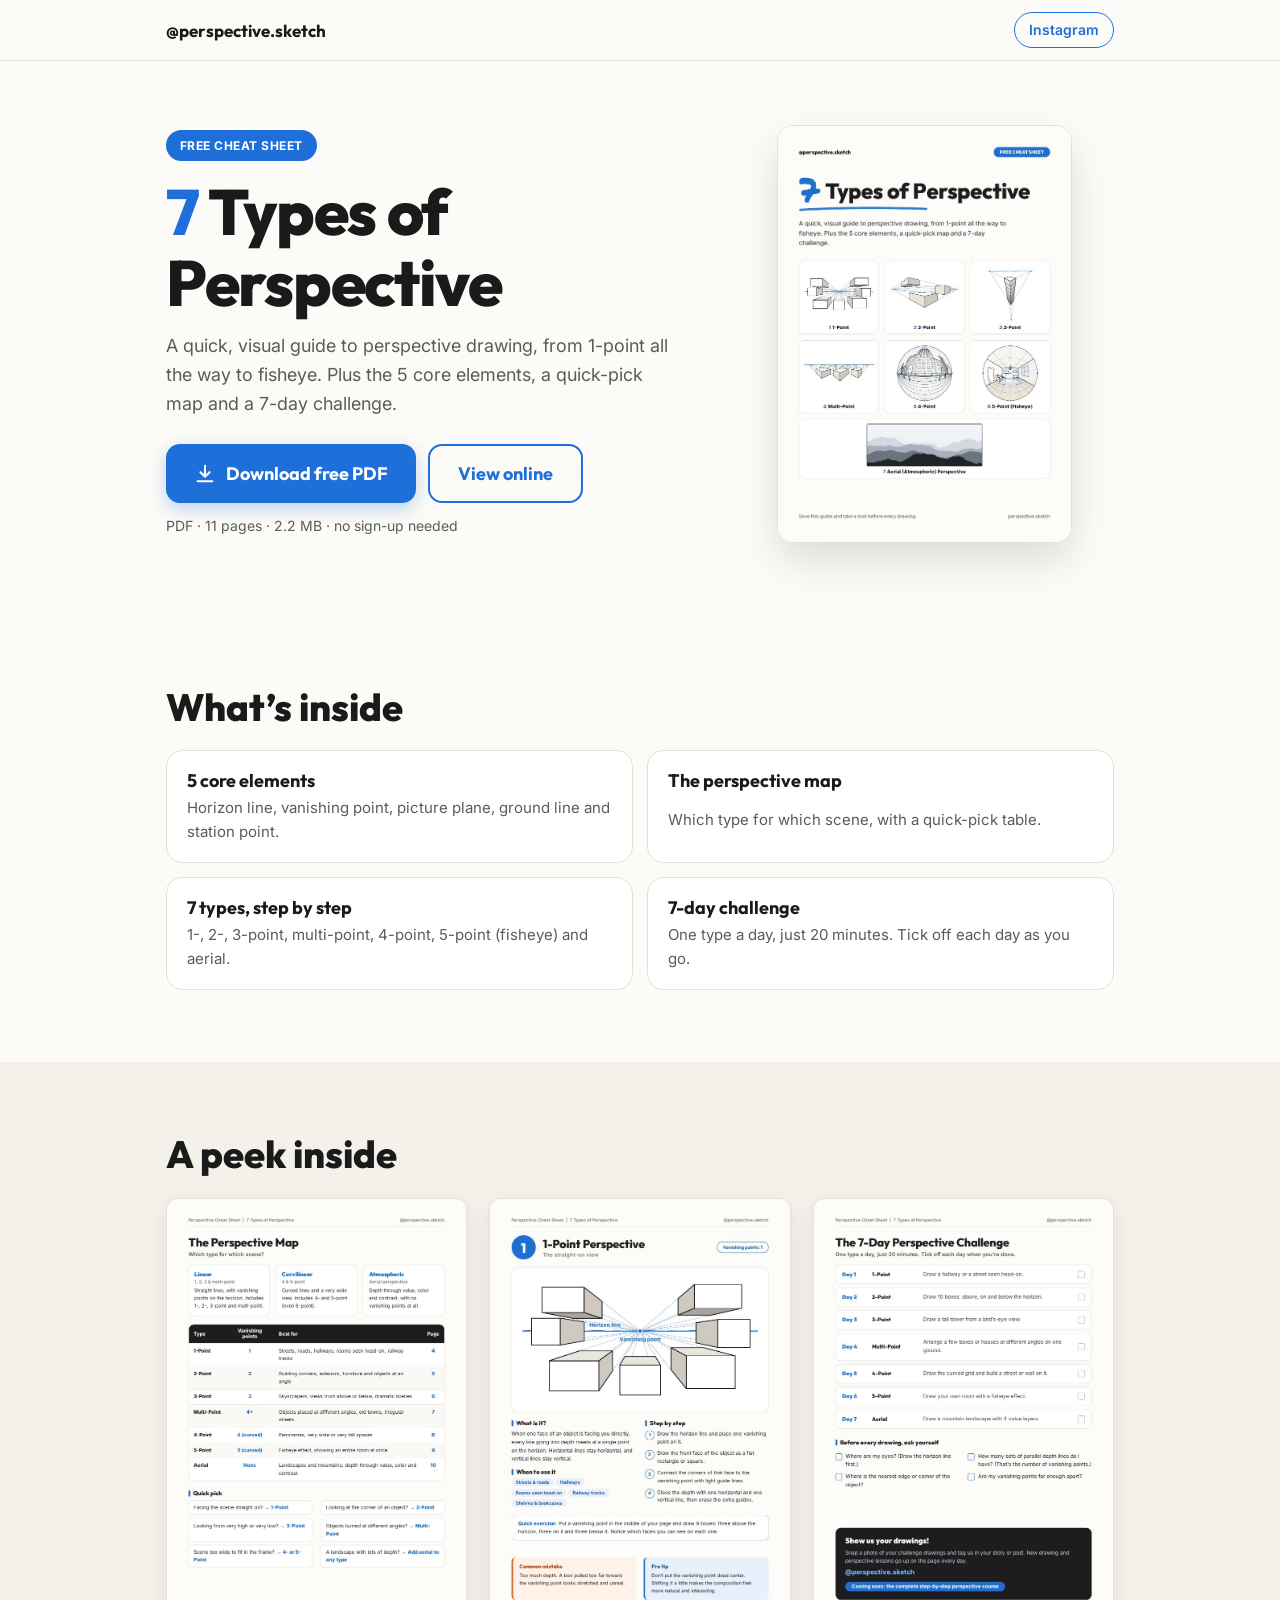
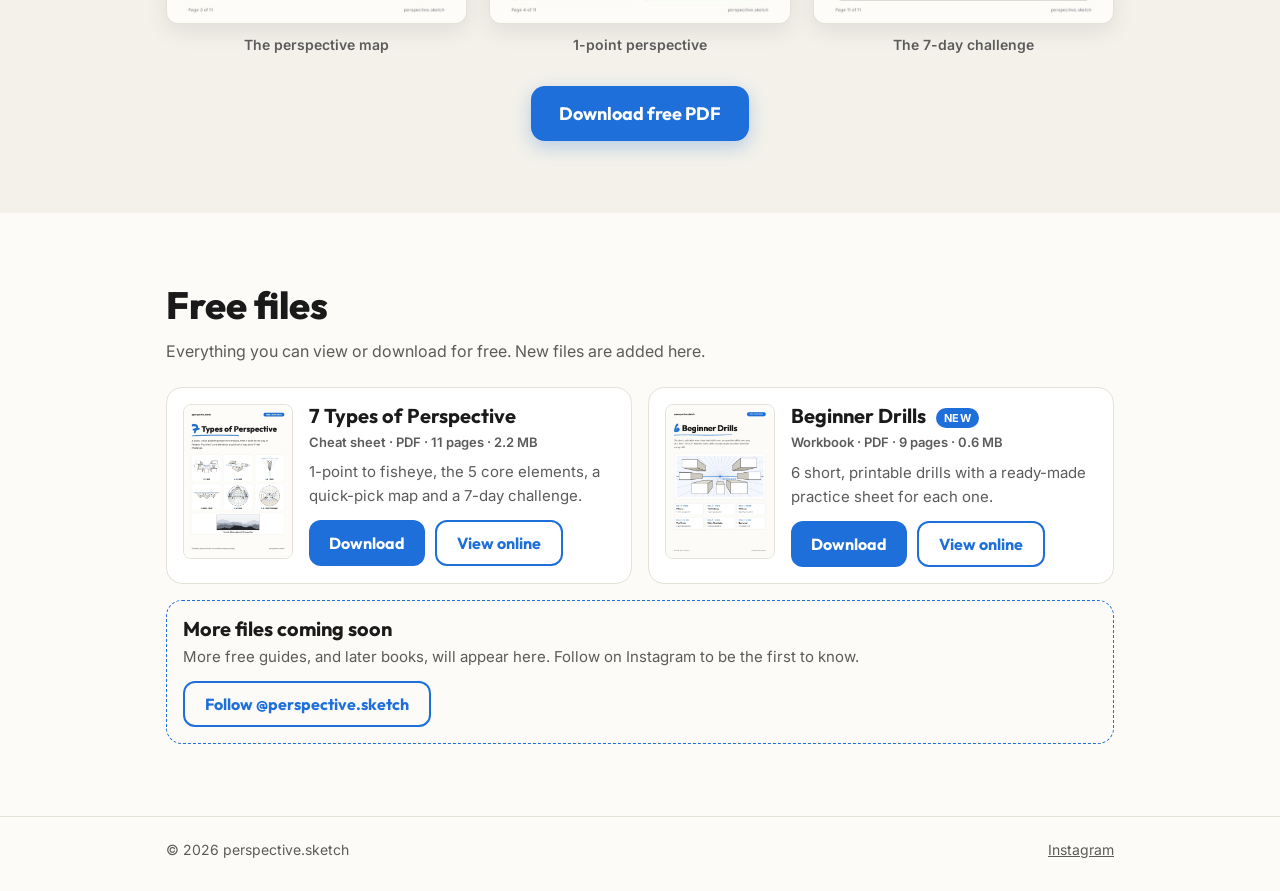
<file: index.html>
<!doctype html>
<html lang="en">
<head>
  <meta charset="utf-8">
  <meta name="viewport" content="width=device-width, initial-scale=1">
  <title>7 Types of Perspective – Free Cheat Sheet | perspective.sketch</title>
  <meta name="description" content="A free, visual guide to perspective drawing: 1-point to fisheye, the 5 core elements, a quick-pick map and a 7-day challenge. Download the PDF.">
  <meta property="og:title" content="7 Types of Perspective – Free Cheat Sheet">
  <meta property="og:description" content="Free 11-page PDF: every type of perspective drawing, step by step, plus a 7-day challenge.">
  <meta property="og:type" content="website">
  <meta name="theme-color" content="#1e6fd9">
  <link rel="icon" href="assets/favicon.svg" type="image/svg+xml">
  <link rel="preconnect" href="https://fonts.googleapis.com">
  <link rel="preconnect" href="https://fonts.gstatic.com" crossorigin>
  <link href="https://fonts.googleapis.com/css2?family=Inter:wght@400;500;600&family=Outfit:wght@600;700;800&display=swap" rel="stylesheet">
  <link rel="stylesheet" href="assets/style.css">
</head>
<body>

<header class="site-header">
  <div class="wrap bar">
    <a class="brand" href="./">@perspective.sketch</a>
    <a class="pill" href="https://www.instagram.com/perspective.sketch/" rel="noopener">Instagram</a>
  </div>
</header>

<main>
  <section class="hero">
    <div class="wrap hero-grid">
      <div class="hero-text">
        <span class="badge">Free cheat sheet</span>
        <h1><span class="seven">7</span> Types of Perspective</h1>
        <p class="lead">A quick, visual guide to perspective drawing, from 1-point all the way to fisheye. Plus the 5 core elements, a quick-pick map and a 7-day challenge.</p>

        <div class="actions">
          <a class="btn" href="downloads/7-types-of-perspective-cheat-sheet.pdf" download>
            <svg viewBox="0 0 24 24" width="22" height="22" aria-hidden="true"><path fill="none" stroke="currentColor" stroke-width="2.2" stroke-linecap="round" stroke-linejoin="round" d="M12 3v12m0 0l-5-5m5 5l5-5M4 20h16"/></svg>
            Download free PDF
          </a>
          <a class="btn ghost" href="downloads/7-types-of-perspective-cheat-sheet.pdf" target="_blank" rel="noopener">View online</a>
        </div>
        <p class="meta">PDF · 11 pages · 2.2 MB · no sign-up needed</p>
      </div>

      <a class="cover" href="downloads/7-types-of-perspective-cheat-sheet.pdf" download aria-label="Download the cheat sheet">
        <img src="assets/img/cover.jpg" width="827" height="1170" alt="Cover of the 7 Types of Perspective cheat sheet">
      </a>
    </div>
  </section>

  <section class="section">
    <div class="wrap">
      <h2>What&rsquo;s inside</h2>
      <ul class="cards">
        <li><b>5 core elements</b><span>Horizon line, vanishing point, picture plane, ground line and station point.</span></li>
        <li><b>The perspective map</b><span>Which type for which scene, with a quick-pick table.</span></li>
        <li><b>7 types, step by step</b><span>1-, 2-, 3-point, multi-point, 4-point, 5-point (fisheye) and aerial.</span></li>
        <li><b>7-day challenge</b><span>One type a day, just 20 minutes. Tick off each day as you go.</span></li>
      </ul>
    </div>
  </section>

  <section class="section alt">
    <div class="wrap">
      <h2>A peek inside</h2>
      <div class="previews">
        <figure><img src="assets/img/preview-map.jpg" loading="lazy" width="827" height="1170" alt="Page 3: the perspective map"><figcaption>The perspective map</figcaption></figure>
        <figure><img src="assets/img/preview-1-point.jpg" loading="lazy" width="827" height="1170" alt="Page 4: 1-point perspective"><figcaption>1-point perspective</figcaption></figure>
        <figure><img src="assets/img/preview-challenge.jpg" loading="lazy" width="827" height="1170" alt="Page 11: the 7-day challenge"><figcaption>The 7-day challenge</figcaption></figure>
      </div>
      <p class="center"><a class="btn" href="downloads/7-types-of-perspective-cheat-sheet.pdf" download>Download free PDF</a></p>
    </div>
  </section>

  <section class="section" id="files">
    <div class="wrap">
      <h2>Free files</h2>
      <p class="section-lead">Everything you can view or download for free. New files are added here.</p>

      <ul class="files">
        <li class="file-card">
          <img src="assets/img/cover.jpg" loading="lazy" width="827" height="1170" alt="Cover: 7 Types of Perspective">
          <div class="file-body">
            <h3>7 Types of Perspective</h3>
            <p class="file-meta">Cheat sheet · PDF · 11 pages · 2.2 MB</p>
            <p>1-point to fisheye, the 5 core elements, a quick-pick map and a 7-day challenge.</p>
            <div class="file-actions">
              <a class="btn sm" href="downloads/7-types-of-perspective-cheat-sheet.pdf" download>Download</a>
              <a class="btn sm ghost" href="downloads/7-types-of-perspective-cheat-sheet.pdf" target="_blank" rel="noopener">View online</a>
            </div>
          </div>
        </li>

        <li class="file-card">
          <img src="assets/img/drills-cover.jpg" loading="lazy" width="744" height="1052" alt="Cover: Perspective Beginner Drills">
          <div class="file-body">
            <h3>Beginner Drills <span class="tag-new">New</span></h3>
            <p class="file-meta">Workbook · PDF · 9 pages · 0.6 MB</p>
            <p>6 short, printable drills with a ready-made practice sheet for each one.</p>
            <div class="file-actions">
              <a class="btn sm" href="downloads/perspective-beginner-drills.pdf" download>Download</a>
              <a class="btn sm ghost" href="downloads/perspective-beginner-drills.pdf" target="_blank" rel="noopener">View online</a>
            </div>
          </div>
        </li>

        <li class="file-card more">
          <div class="file-body">
            <h3>More files coming soon</h3>
            <p>More free guides, and later books, will appear here. Follow on Instagram to be the first to know.</p>
            <div class="file-actions">
              <a class="btn sm ghost" href="https://www.instagram.com/perspective.sketch/" rel="noopener">Follow @perspective.sketch</a>
            </div>
          </div>
        </li>
      </ul>
    </div>
  </section>
</main>

<footer class="site-footer">
  <div class="wrap">
    <span>&copy; 2026 perspective.sketch</span>
    <a href="https://www.instagram.com/perspective.sketch/" rel="noopener">Instagram</a>
  </div>
</footer>

</body>
</html>
</file>
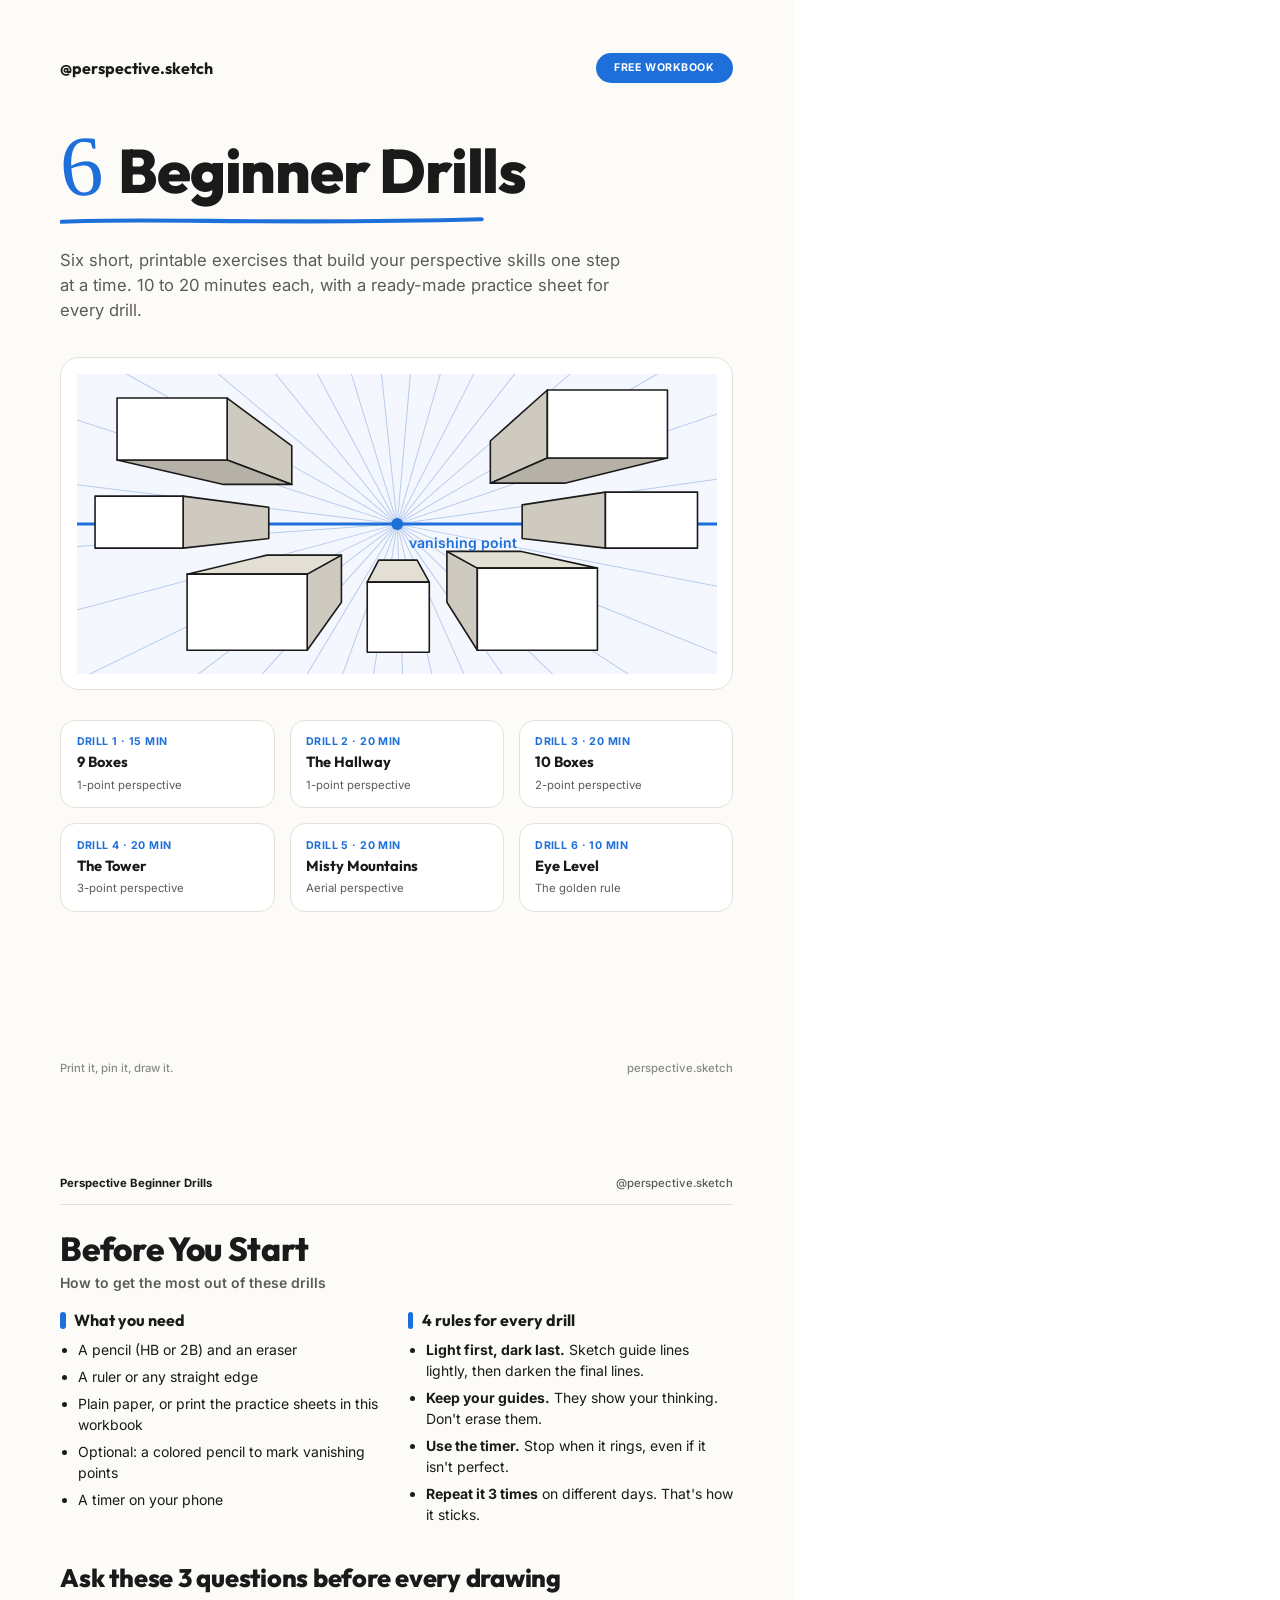
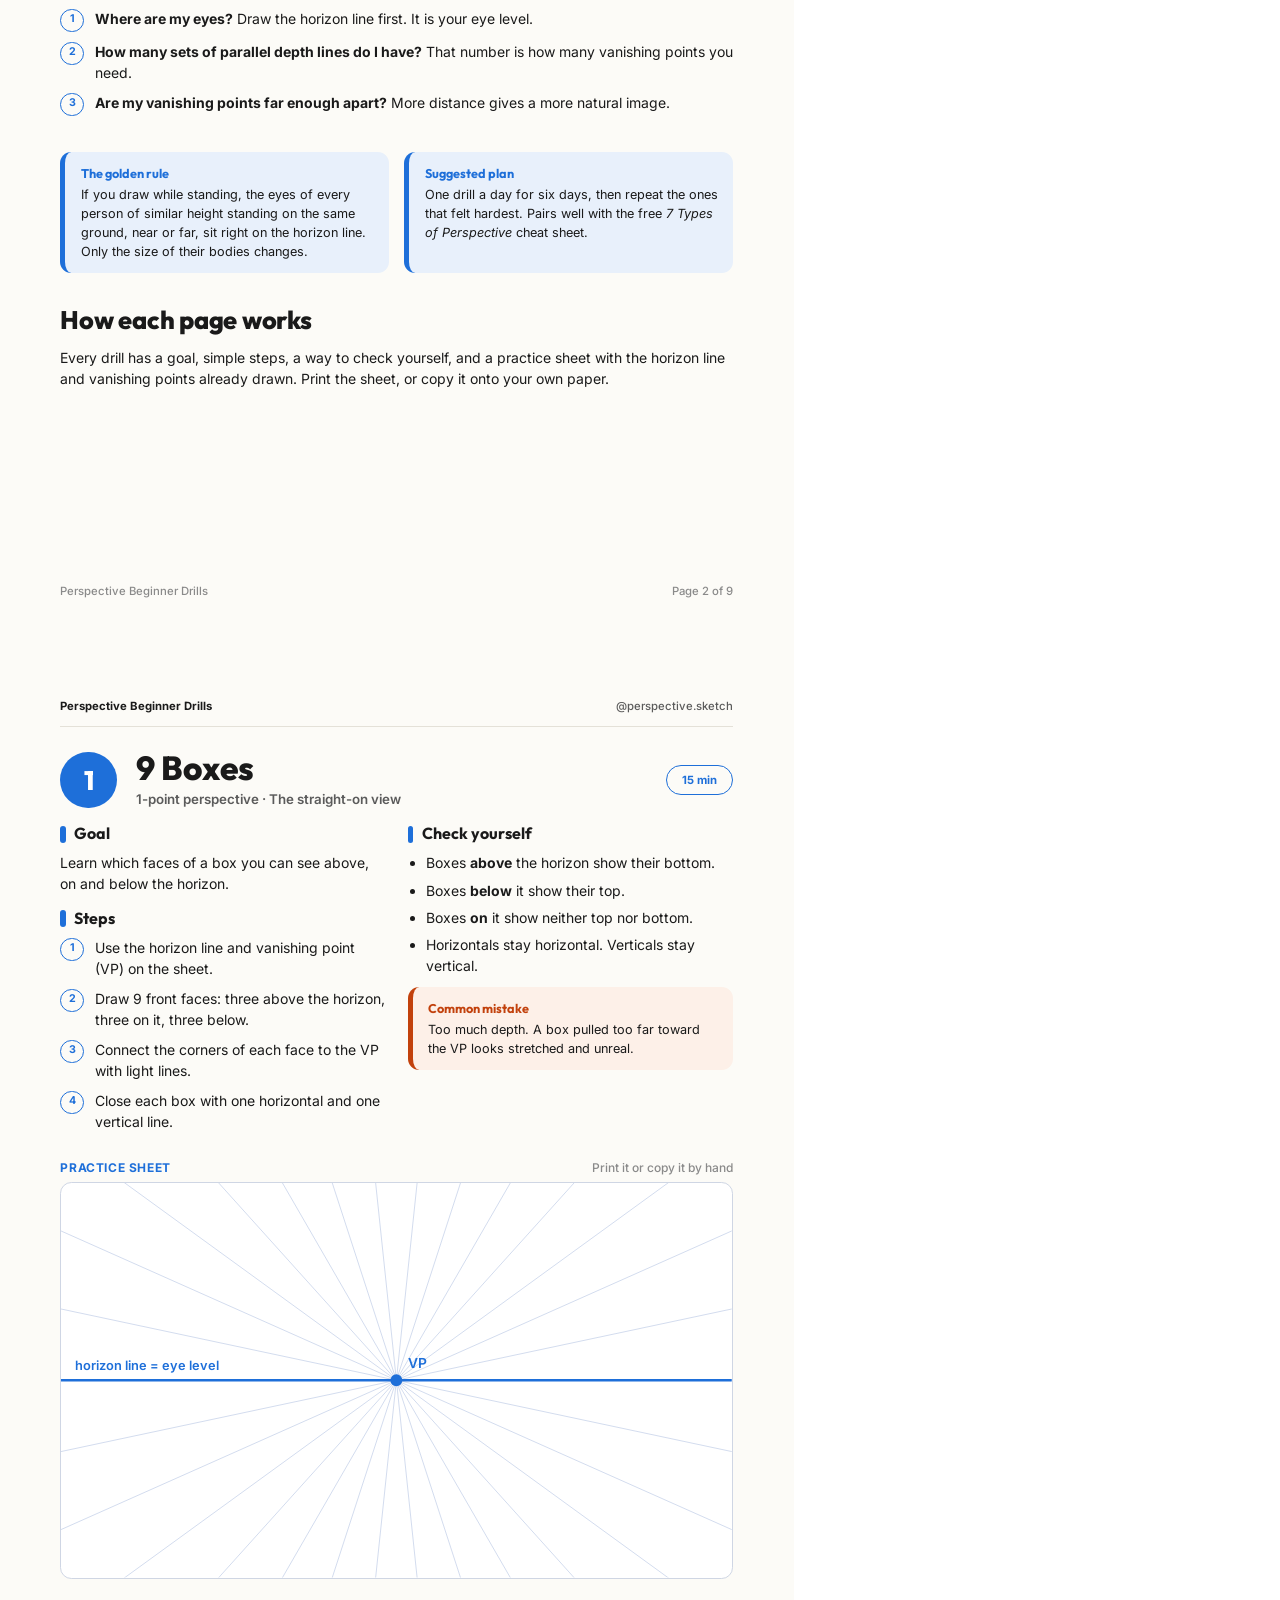
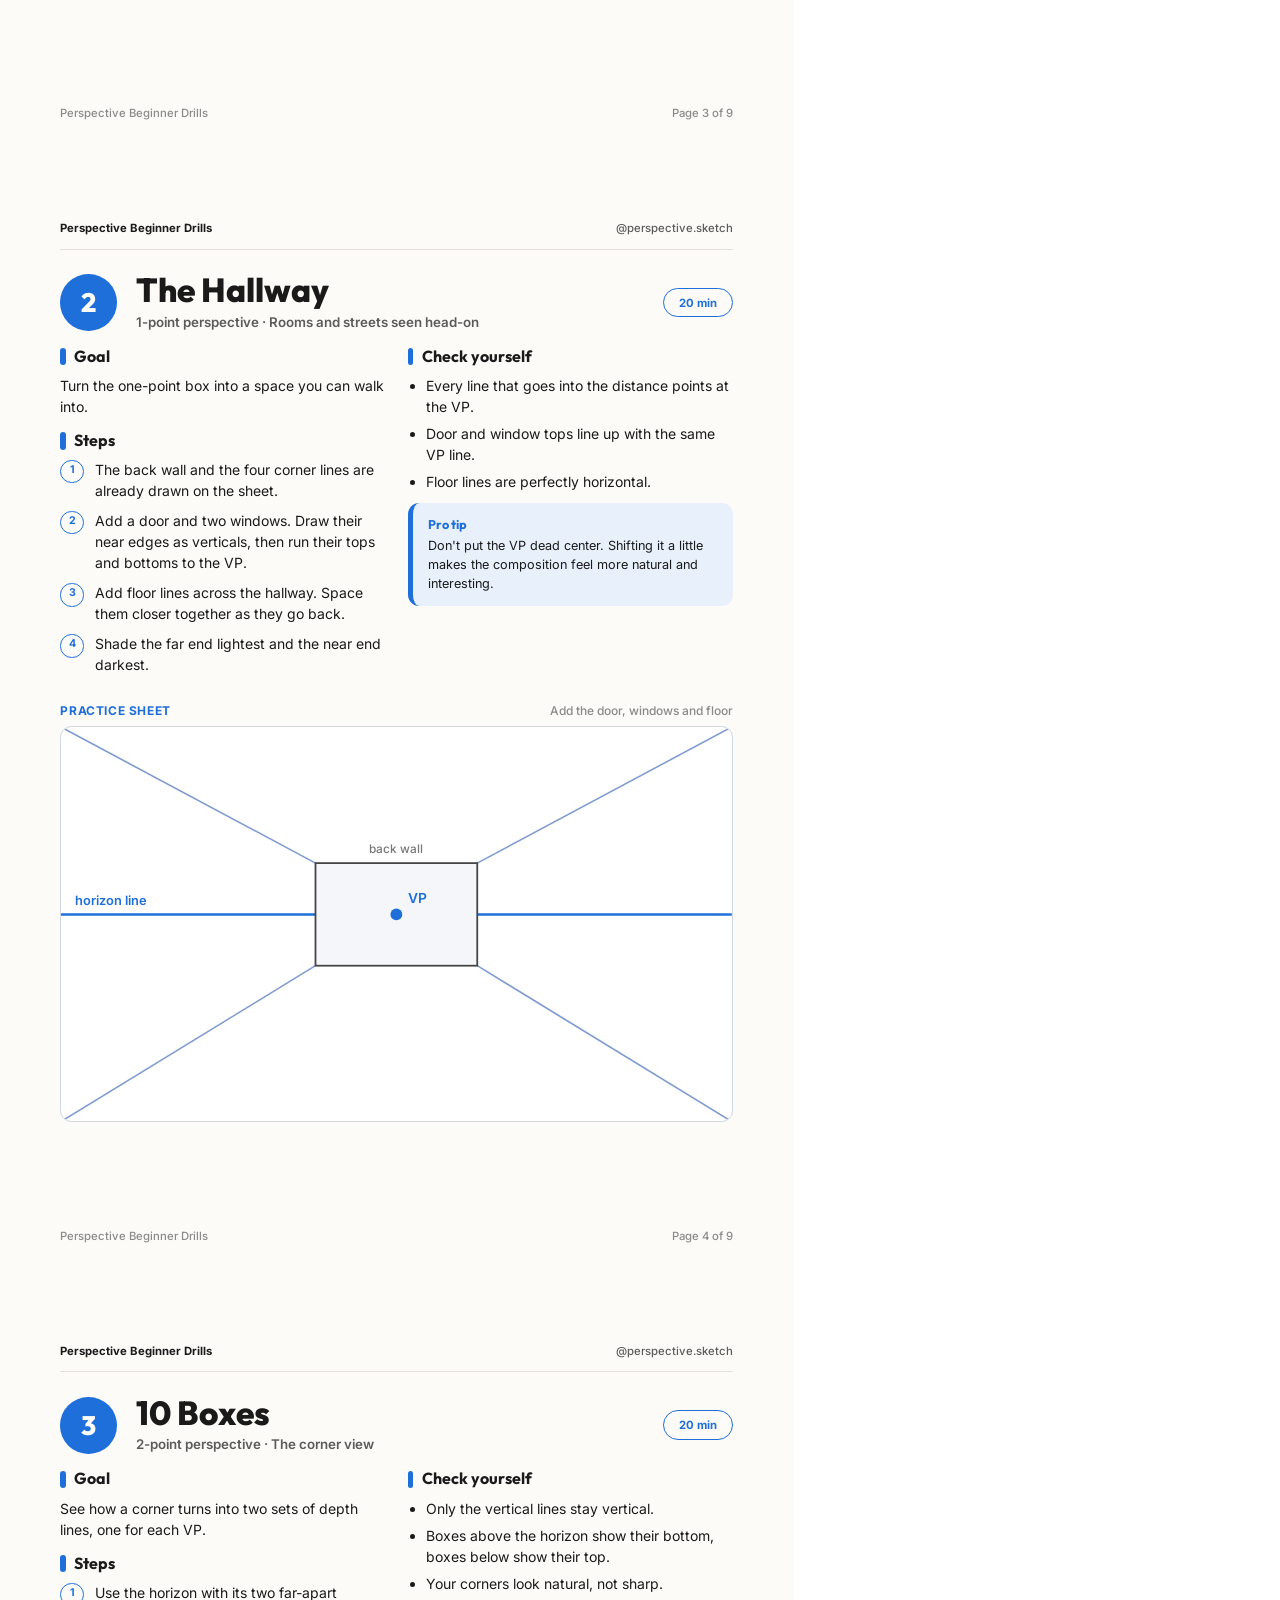
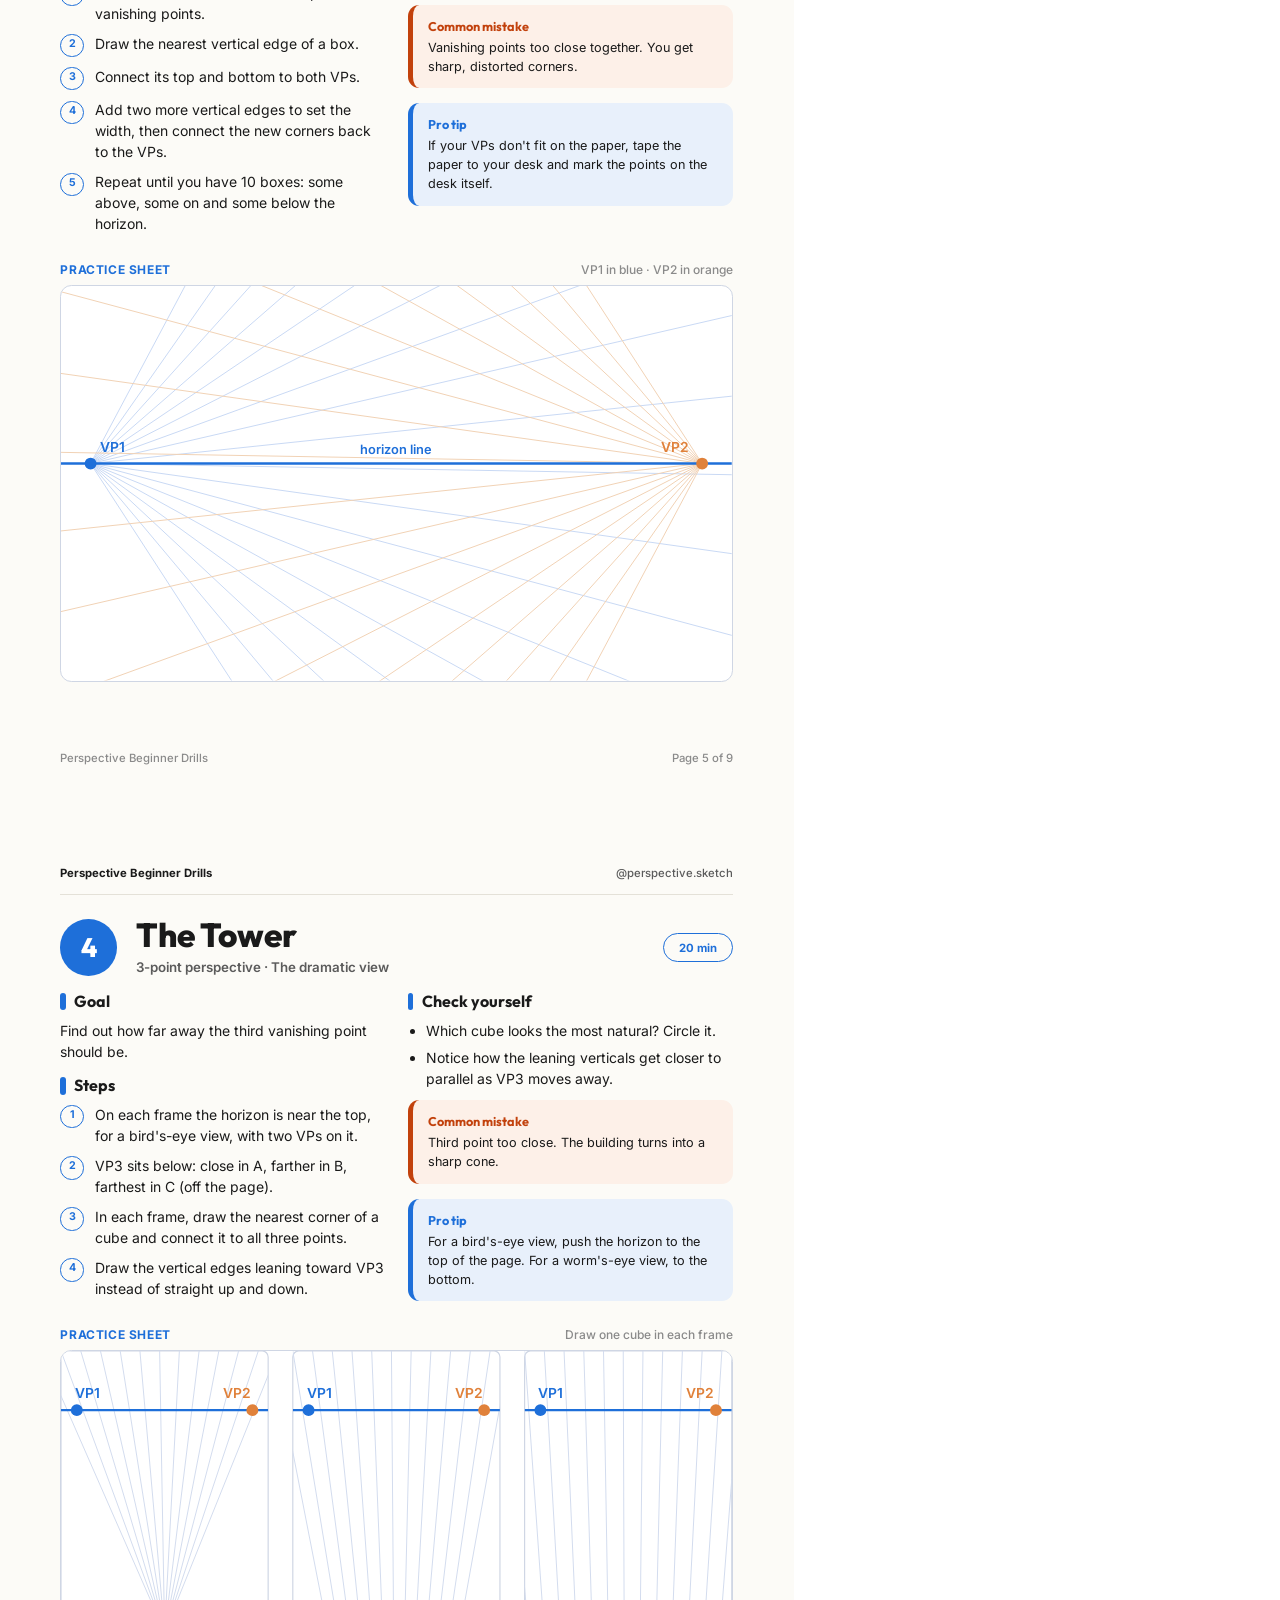
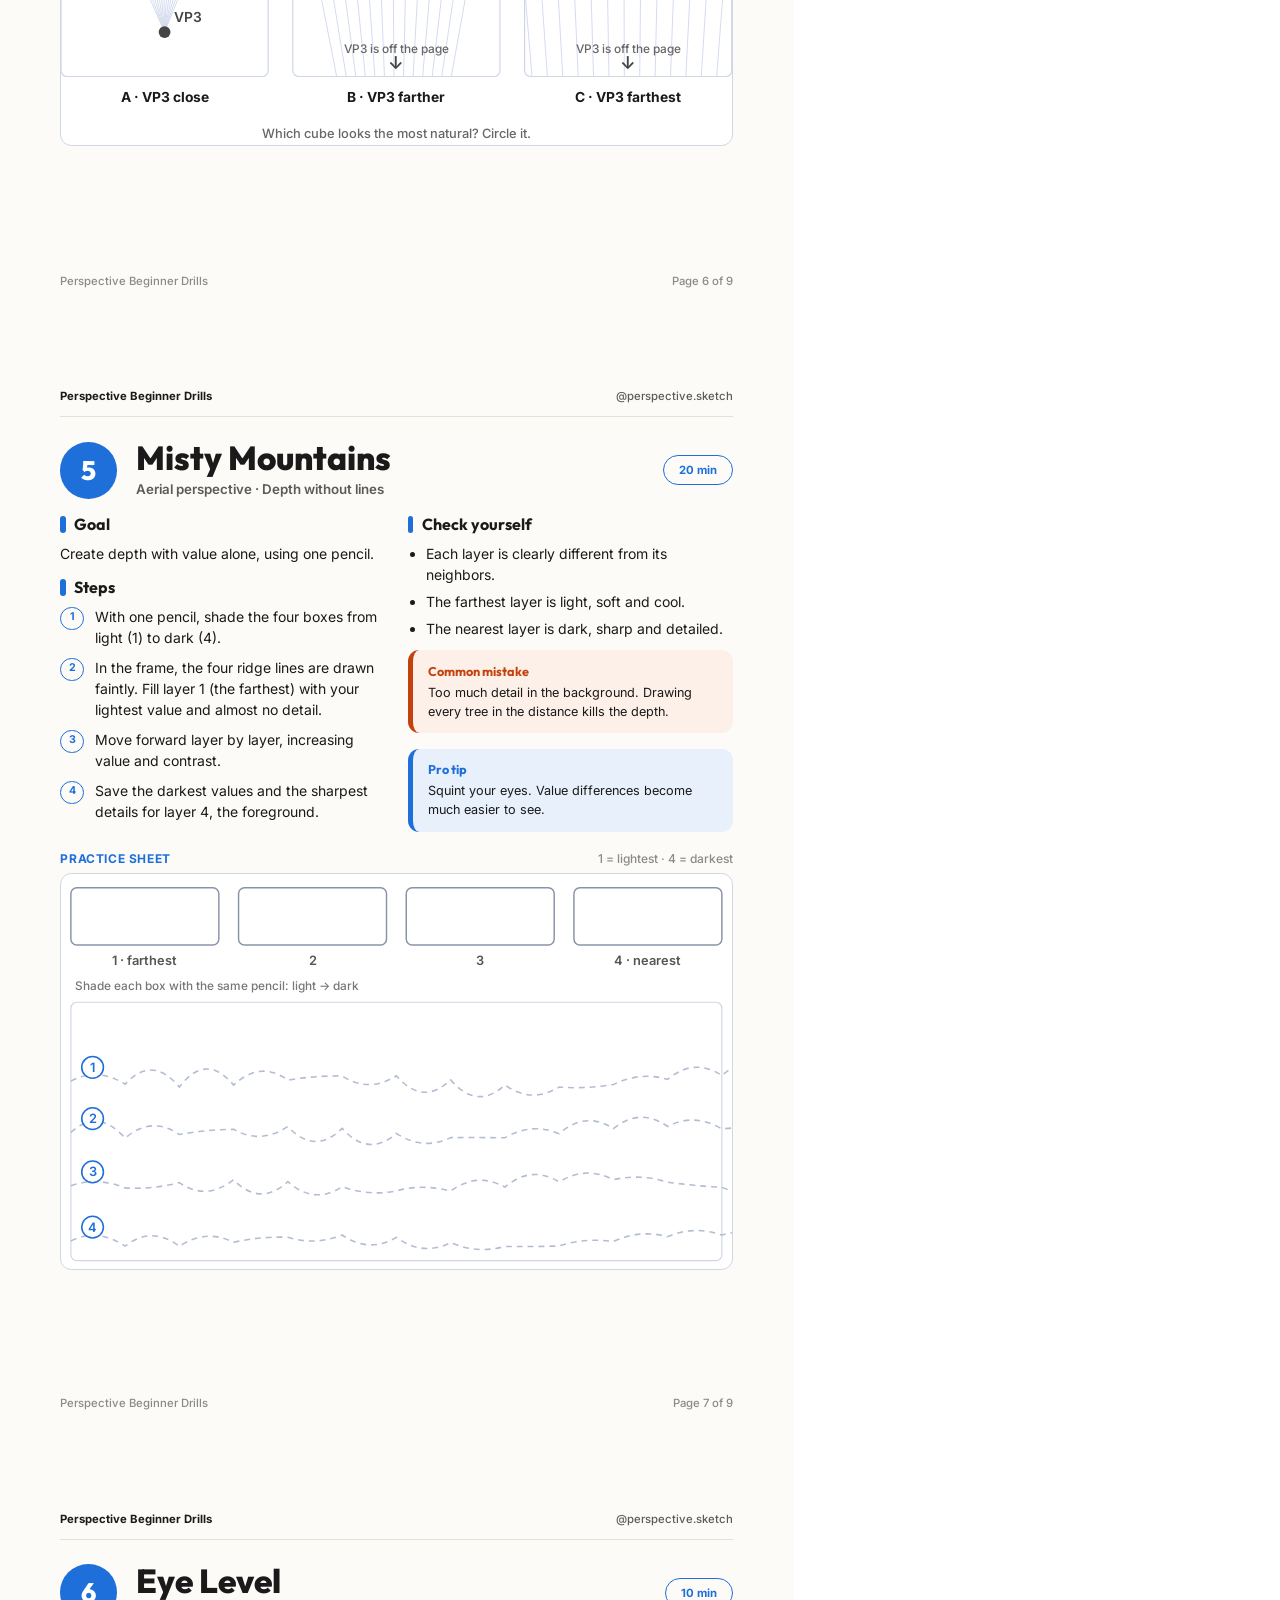
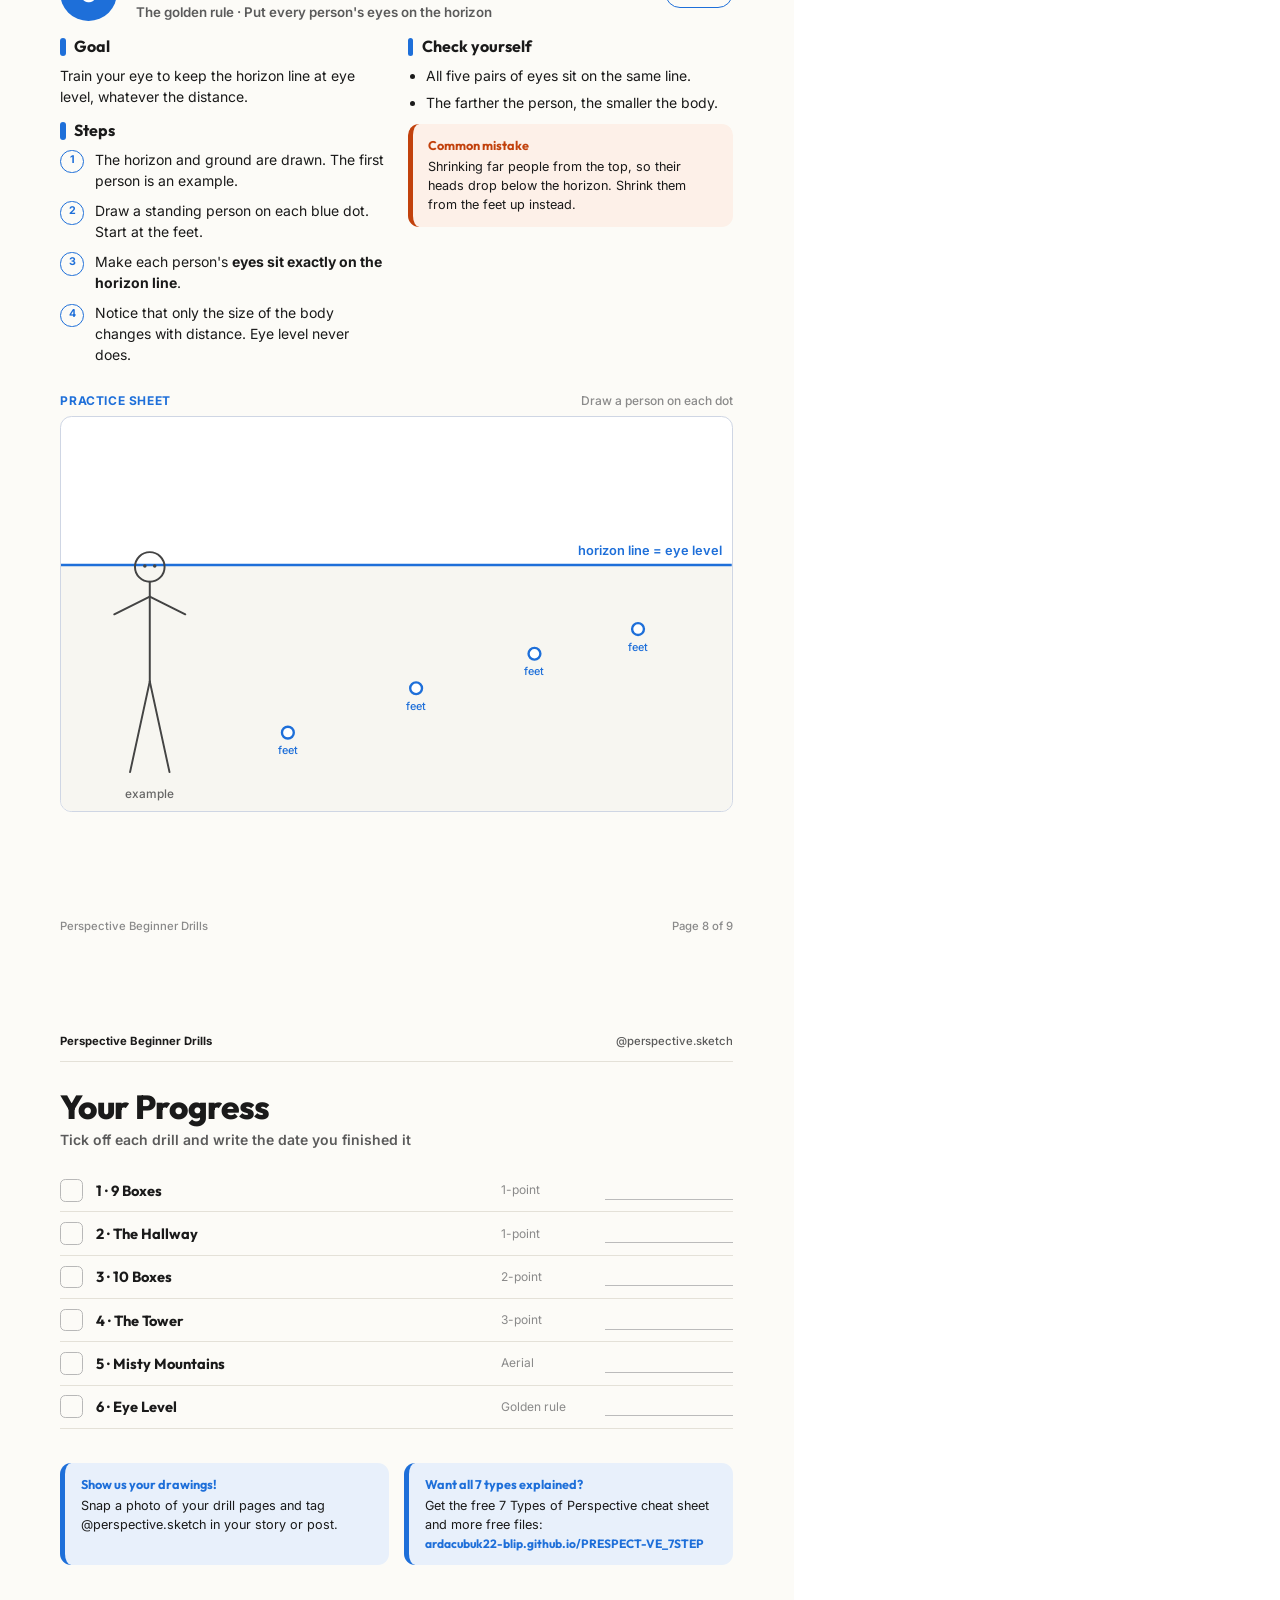
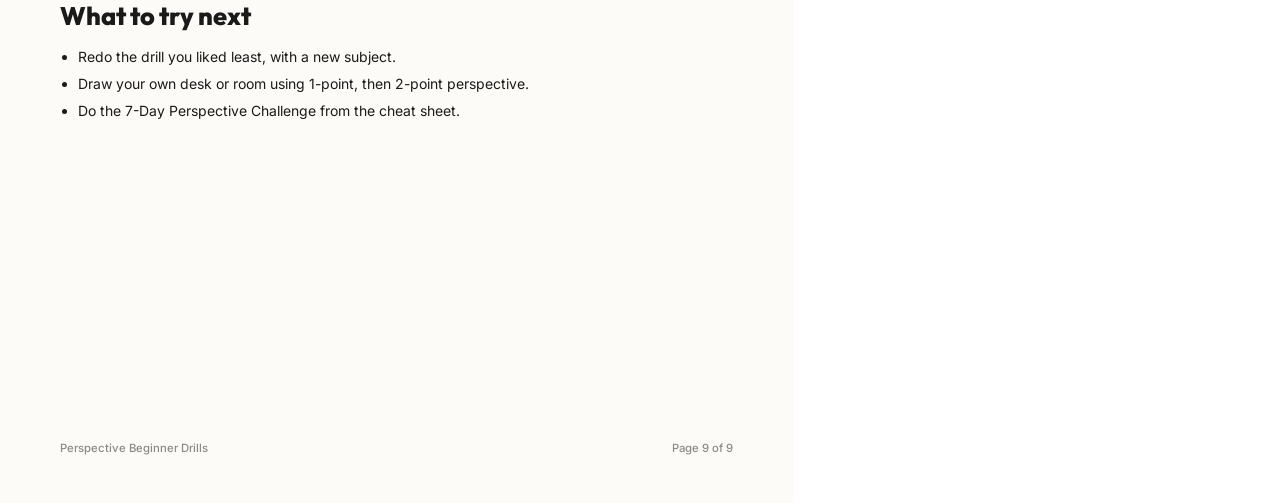
<file: src/beginner-drills.html>
<!doctype html>
<html lang="en">
<head>
<meta charset="utf-8">
<title>Perspective Beginner Drills – @perspective.sketch</title>
<link rel="preconnect" href="https://fonts.googleapis.com">
<link rel="preconnect" href="https://fonts.gstatic.com" crossorigin>
<link href="https://fonts.googleapis.com/css2?family=Inter:wght@400;500;600;700&family=Outfit:wght@600;700;800&family=Permanent+Marker&display=swap" rel="stylesheet">
<style>
  @page { size: A4; margin: 0; }
  :root { --bg:#fcfbf7; --ink:#1a1a1a; --muted:#5b5b5b; --line:#e4e1d8; --blue:#1e6fd9; --orange:#c2410c; --orange-bg:#fdf0e8; --blue-bg:#e8f0fb; }
  * { box-sizing: border-box; }
  html, body { margin:0; background:#fff; -webkit-print-color-adjust:exact; print-color-adjust:exact; }
  body { font: 400 10.5pt/1.5 Inter, sans-serif; color:var(--ink); }
  h1,h2,h3 { font-family: Outfit, Inter, sans-serif; margin:0; line-height:1.1; }

  .page { width:210mm; height:297mm; padding:14mm 16mm 12mm; background:var(--bg); position:relative; overflow:hidden; page-break-after:always; break-after:page; display:flex; flex-direction:column; }
  .page:last-child { page-break-after:auto; break-after:auto; }

  .top { display:flex; justify-content:space-between; font-size:8.5pt; color:var(--muted); font-weight:500; padding-bottom:3mm; border-bottom:1px solid var(--line); }
  .top b { color:var(--ink); }
  .foot { margin-top:auto; padding-top:3mm; display:flex; justify-content:space-between; font-size:8.5pt; color:#8a8a8a; font-weight:500; }

  .badge { display:inline-block; background:var(--blue); color:#fff; font:700 8pt Inter; letter-spacing:.05em; text-transform:uppercase; padding:2.2mm 5mm; border-radius:99px; }

  /* cover */
  .cover-top { display:flex; justify-content:space-between; align-items:center; margin-bottom:12mm; }
  .cover-top .handle { font:700 12pt Outfit; }
  .title { display:flex; align-items:flex-end; gap:4mm; }
  .title .num { font:400 64pt/0.9 'Permanent Marker', cursive; color:var(--blue); transform:rotate(-4deg); }
  .title h1 { font-size:46pt; font-weight:800; letter-spacing:-.02em; }
  .underline { height:2.6mm; width:112mm; margin:3mm 0 6mm; }
  .lead { font-size:12.5pt; color:var(--muted); max-width:150mm; margin:0 0 9mm; }
  .art { background:#fff; border:1px solid var(--line); border-radius:5mm; padding:4mm; margin-bottom:8mm; }
  .art svg { display:block; width:100%; height:auto; }
  .chips { display:grid; grid-template-columns:repeat(3,1fr); gap:4mm; }
  .chip { background:#fff; border:1px solid var(--line); border-radius:4mm; padding:3.5mm 4mm; }
  .chip small { display:block; color:var(--blue); font-weight:700; font-size:8pt; letter-spacing:.04em; text-transform:uppercase; }
  .chip b { font:700 11pt Outfit; display:block; margin:.5mm 0; }
  .chip span { color:var(--muted); font-size:8.5pt; }

  /* generic */
  h2.sec { font-size:25pt; font-weight:800; letter-spacing:-.01em; margin:7mm 0 1mm; }
  .sub { color:var(--muted); font-weight:600; font-size:10.5pt; margin-bottom:5mm; }
  .cols { display:grid; grid-template-columns:1fr 1fr; gap:6mm; }
  .cols h3 { font-size:12pt; margin:0 0 2.5mm; display:flex; align-items:center; gap:2.2mm; }
  .cols h3::before { content:""; width:1.4mm; height:4.6mm; background:var(--blue); border-radius:1mm; display:inline-block; }
  ul.plain { margin:0; padding-left:4.6mm; }
  ul.plain li { margin:0 0 1.6mm; }
  ol.steps { list-style:none; margin:0; padding:0; counter-reset:s; }
  ol.steps li { counter-increment:s; display:flex; gap:3mm; margin:0 0 2.4mm; }
  ol.steps li::before { content:counter(s); flex:none; width:5.6mm; height:5.6mm; border-radius:50%; border:1.2px solid var(--blue); color:var(--blue); font:700 8pt/4.5mm Inter; text-align:center; margin-top:.3mm; }

  .callouts { display:grid; grid-template-columns:1fr 1fr; gap:4mm; margin-top:4mm; }
  .box { border-radius:3mm; padding:3.4mm 4mm; border-left:1.4mm solid; }
  .box b { display:block; font:700 9.5pt Outfit; margin-bottom:1mm; }
  .box.warn { background:var(--orange-bg); border-color:var(--orange); } .box.warn b { color:var(--orange); }
  .box.tip { background:var(--blue-bg); border-color:var(--blue); } .box.tip b { color:var(--blue); }
  .box p { margin:0; font-size:9.5pt; }

  /* drill header */
  .drill-head { display:flex; align-items:center; gap:5mm; margin:6mm 0 4mm; }
  .drill-no { width:15mm; height:15mm; border-radius:50%; background:var(--blue); color:#fff; font:800 20pt/15mm Outfit; text-align:center; flex:none; }
  .drill-head h2 { font-size:25pt; font-weight:800; }
  .drill-head p { margin:1mm 0 0; color:var(--muted); font-weight:600; font-size:10pt; }
  .pill { margin-left:auto; border:1.3px solid var(--blue); color:var(--blue); font:700 8.5pt Inter; padding:1.8mm 4mm; border-radius:99px; white-space:nowrap; }

  .sheet-label { font:700 9pt Inter; letter-spacing:.05em; text-transform:uppercase; color:var(--blue); margin:5mm 0 2mm; display:flex; justify-content:space-between; }
  .sheet-label span { color:#8a8a8a; text-transform:none; letter-spacing:0; font-weight:500; }
  .sheet { border:1.2px solid #cfd6e4; border-radius:3mm; background:#fff; overflow:hidden; }
  .sheet svg { display:block; width:100%; height:auto; }

  .check { display:flex; align-items:center; gap:3.5mm; padding:2.6mm 0; border-bottom:1px solid var(--line); }
  .check i { width:6mm; height:6mm; border:1.4px solid #b8b8b8; border-radius:1.4mm; flex:none; }
  .check b { font:700 11pt Outfit; }
  .check span { margin-left:auto; width:24mm; color:#8a8a8a; font-size:9pt; }
  .dateline { width:34mm; border-bottom:1px solid #bbb; height:5mm; }
</style>
</head>
<body>

<!-- ============ 1. COVER ============ -->
<section class="page">
  <div class="cover-top"><span class="handle">@perspective.sketch</span><span class="badge">Free workbook</span></div>
  <div class="title"><span class="num">6</span><h1>Beginner Drills</h1></div>
  <svg class="underline" viewBox="0 0 400 12" preserveAspectRatio="none"><path d="M2 7 C 90 2, 200 11, 398 4" fill="none" stroke="#1e6fd9" stroke-width="5" stroke-linecap="round"/></svg>
  <p class="lead">Six short, printable exercises that build your perspective skills one step at a time. 10 to 20 minutes each, with a ready-made practice sheet for every drill.</p>

  <div class="art"><div id="coverArt"></div></div>

  <div class="chips">
    <div class="chip"><small>Drill 1 · 15 min</small><b>9 Boxes</b><span>1-point perspective</span></div>
    <div class="chip"><small>Drill 2 · 20 min</small><b>The Hallway</b><span>1-point perspective</span></div>
    <div class="chip"><small>Drill 3 · 20 min</small><b>10 Boxes</b><span>2-point perspective</span></div>
    <div class="chip"><small>Drill 4 · 20 min</small><b>The Tower</b><span>3-point perspective</span></div>
    <div class="chip"><small>Drill 5 · 20 min</small><b>Misty Mountains</b><span>Aerial perspective</span></div>
    <div class="chip"><small>Drill 6 · 10 min</small><b>Eye Level</b><span>The golden rule</span></div>
  </div>
  <div class="foot"><span>Print it, pin it, draw it.</span><span>perspective.sketch</span></div>
</section>

<!-- ============ 2. BEFORE YOU START ============ -->
<section class="page">
  <div class="top"><span><b>Perspective Beginner Drills</b></span><span>@perspective.sketch</span></div>
  <h2 class="sec">Before You Start</h2>
  <div class="sub">How to get the most out of these drills</div>
  <div class="cols">
    <div>
      <h3>What you need</h3>
      <ul class="plain">
        <li>A pencil (HB or 2B) and an eraser</li>
        <li>A ruler or any straight edge</li>
        <li>Plain paper, or print the practice sheets in this workbook</li>
        <li>Optional: a colored pencil to mark vanishing points</li>
        <li>A timer on your phone</li>
      </ul>
    </div>
    <div>
      <h3>4 rules for every drill</h3>
      <ul class="plain">
        <li><b>Light first, dark last.</b> Sketch guide lines lightly, then darken the final lines.</li>
        <li><b>Keep your guides.</b> They show your thinking. Don't erase them.</li>
        <li><b>Use the timer.</b> Stop when it rings, even if it isn't perfect.</li>
        <li><b>Repeat it 3 times</b> on different days. That's how it sticks.</li>
      </ul>
    </div>
  </div>

  <h2 class="sec" style="margin-top:9mm;font-size:19pt">Ask these 3 questions before every drawing</h2>
  <ol class="steps" style="margin-top:3mm">
    <li><div><b>Where are my eyes?</b> Draw the horizon line first. It is your eye level.</div></li>
    <li><div><b>How many sets of parallel depth lines do I have?</b> That number is how many vanishing points you need.</div></li>
    <li><div><b>Are my vanishing points far enough apart?</b> More distance gives a more natural image.</div></li>
  </ol>

  <div class="callouts" style="margin-top:7mm">
    <div class="box tip"><b>The golden rule</b><p>If you draw while standing, the eyes of every person of similar height standing on the same ground, near or far, sit right on the horizon line. Only the size of their bodies changes.</p></div>
    <div class="box tip"><b>Suggested plan</b><p>One drill a day for six days, then repeat the ones that felt hardest. Pairs well with the free <i>7 Types of Perspective</i> cheat sheet.</p></div>
  </div>

  <h2 class="sec" style="margin-top:9mm;font-size:19pt">How each page works</h2>
  <p style="margin:2mm 0 0">Every drill has a goal, simple steps, a way to check yourself, and a practice sheet with the horizon line and vanishing points already drawn. Print the sheet, or copy it onto your own paper.</p>
  <div class="foot"><span>Perspective Beginner Drills</span><span>Page 2 of 9</span></div>
</section>

<!-- ============ 3. DRILL 1 ============ -->
<section class="page">
  <div class="top"><span><b>Perspective Beginner Drills</b></span><span>@perspective.sketch</span></div>
  <div class="drill-head"><div class="drill-no">1</div><div><h2>9 Boxes</h2><p>1-point perspective · The straight-on view</p></div><span class="pill">15 min</span></div>
  <div class="cols">
    <div><h3>Goal</h3><p style="margin:0 0 4mm">Learn which faces of a box you can see above, on and below the horizon.</p>
      <h3>Steps</h3>
      <ol class="steps">
        <li>Use the horizon line and vanishing point (VP) on the sheet.</li>
        <li>Draw 9 front faces: three above the horizon, three on it, three below.</li>
        <li>Connect the corners of each face to the VP with light lines.</li>
        <li>Close each box with one horizontal and one vertical line.</li>
      </ol></div>
    <div><h3>Check yourself</h3>
      <ul class="plain">
        <li>Boxes <b>above</b> the horizon show their bottom.</li>
        <li>Boxes <b>below</b> it show their top.</li>
        <li>Boxes <b>on</b> it show neither top nor bottom.</li>
        <li>Horizontals stay horizontal. Verticals stay vertical.</li>
      </ul>
      <div class="callouts" style="grid-template-columns:1fr;margin-top:3mm">
        <div class="box warn"><b>Common mistake</b><p>Too much depth. A box pulled too far toward the VP looks stretched and unreal.</p></div>
      </div></div>
  </div>
  <div class="sheet-label">Practice sheet<span>Print it or copy it by hand</span></div>
  <div class="sheet"><div id="sheet1"></div></div>
  <div class="foot"><span>Perspective Beginner Drills</span><span>Page 3 of 9</span></div>
</section>

<!-- ============ 4. DRILL 2 ============ -->
<section class="page">
  <div class="top"><span><b>Perspective Beginner Drills</b></span><span>@perspective.sketch</span></div>
  <div class="drill-head"><div class="drill-no">2</div><div><h2>The Hallway</h2><p>1-point perspective · Rooms and streets seen head-on</p></div><span class="pill">20 min</span></div>
  <div class="cols">
    <div><h3>Goal</h3><p style="margin:0 0 4mm">Turn the one-point box into a space you can walk into.</p>
      <h3>Steps</h3>
      <ol class="steps">
        <li>The back wall and the four corner lines are already drawn on the sheet.</li>
        <li>Add a door and two windows. Draw their near edges as verticals, then run their tops and bottoms to the VP.</li>
        <li>Add floor lines across the hallway. Space them closer together as they go back.</li>
        <li>Shade the far end lightest and the near end darkest.</li>
      </ol></div>
    <div><h3>Check yourself</h3>
      <ul class="plain">
        <li>Every line that goes into the distance points at the VP.</li>
        <li>Door and window tops line up with the same VP line.</li>
        <li>Floor lines are perfectly horizontal.</li>
      </ul>
      <div class="callouts" style="grid-template-columns:1fr;margin-top:3mm">
        <div class="box tip"><b>Pro tip</b><p>Don't put the VP dead center. Shifting it a little makes the composition feel more natural and interesting.</p></div>
      </div></div>
  </div>
  <div class="sheet-label">Practice sheet<span>Add the door, windows and floor</span></div>
  <div class="sheet"><div id="sheet2"></div></div>
  <div class="foot"><span>Perspective Beginner Drills</span><span>Page 4 of 9</span></div>
</section>

<!-- ============ 5. DRILL 3 ============ -->
<section class="page">
  <div class="top"><span><b>Perspective Beginner Drills</b></span><span>@perspective.sketch</span></div>
  <div class="drill-head"><div class="drill-no">3</div><div><h2>10 Boxes</h2><p>2-point perspective · The corner view</p></div><span class="pill">20 min</span></div>
  <div class="cols">
    <div><h3>Goal</h3><p style="margin:0 0 4mm">See how a corner turns into two sets of depth lines, one for each VP.</p>
      <h3>Steps</h3>
      <ol class="steps">
        <li>Use the horizon with its two far-apart vanishing points.</li>
        <li>Draw the nearest vertical edge of a box.</li>
        <li>Connect its top and bottom to both VPs.</li>
        <li>Add two more vertical edges to set the width, then connect the new corners back to the VPs.</li>
        <li>Repeat until you have 10 boxes: some above, some on and some below the horizon.</li>
      </ol></div>
    <div><h3>Check yourself</h3>
      <ul class="plain">
        <li>Only the vertical lines stay vertical.</li>
        <li>Boxes above the horizon show their bottom, boxes below show their top.</li>
        <li>Your corners look natural, not sharp.</li>
      </ul>
      <div class="callouts" style="grid-template-columns:1fr;margin-top:3mm">
        <div class="box warn"><b>Common mistake</b><p>Vanishing points too close together. You get sharp, distorted corners.</p></div>
        <div class="box tip"><b>Pro tip</b><p>If your VPs don't fit on the paper, tape the paper to your desk and mark the points on the desk itself.</p></div>
      </div></div>
  </div>
  <div class="sheet-label">Practice sheet<span>VP1 in blue · VP2 in orange</span></div>
  <div class="sheet"><div id="sheet3"></div></div>
  <div class="foot"><span>Perspective Beginner Drills</span><span>Page 5 of 9</span></div>
</section>

<!-- ============ 6. DRILL 4 ============ -->
<section class="page">
  <div class="top"><span><b>Perspective Beginner Drills</b></span><span>@perspective.sketch</span></div>
  <div class="drill-head"><div class="drill-no">4</div><div><h2>The Tower</h2><p>3-point perspective · The dramatic view</p></div><span class="pill">20 min</span></div>
  <div class="cols">
    <div><h3>Goal</h3><p style="margin:0 0 4mm">Find out how far away the third vanishing point should be.</p>
      <h3>Steps</h3>
      <ol class="steps">
        <li>On each frame the horizon is near the top, for a bird's-eye view, with two VPs on it.</li>
        <li>VP3 sits below: close in A, farther in B, farthest in C (off the page).</li>
        <li>In each frame, draw the nearest corner of a cube and connect it to all three points.</li>
        <li>Draw the vertical edges leaning toward VP3 instead of straight up and down.</li>
      </ol></div>
    <div><h3>Check yourself</h3>
      <ul class="plain">
        <li>Which cube looks the most natural? Circle it.</li>
        <li>Notice how the leaning verticals get closer to parallel as VP3 moves away.</li>
      </ul>
      <div class="callouts" style="grid-template-columns:1fr;margin-top:3mm">
        <div class="box warn"><b>Common mistake</b><p>Third point too close. The building turns into a sharp cone.</p></div>
        <div class="box tip"><b>Pro tip</b><p>For a bird's-eye view, push the horizon to the top of the page. For a worm's-eye view, to the bottom.</p></div>
      </div></div>
  </div>
  <div class="sheet-label">Practice sheet<span>Draw one cube in each frame</span></div>
  <div class="sheet"><div id="sheet4"></div></div>
  <div class="foot"><span>Perspective Beginner Drills</span><span>Page 6 of 9</span></div>
</section>

<!-- ============ 7. DRILL 5 ============ -->
<section class="page">
  <div class="top"><span><b>Perspective Beginner Drills</b></span><span>@perspective.sketch</span></div>
  <div class="drill-head"><div class="drill-no">5</div><div><h2>Misty Mountains</h2><p>Aerial perspective · Depth without lines</p></div><span class="pill">20 min</span></div>
  <div class="cols">
    <div><h3>Goal</h3><p style="margin:0 0 4mm">Create depth with value alone, using one pencil.</p>
      <h3>Steps</h3>
      <ol class="steps">
        <li>With one pencil, shade the four boxes from light (1) to dark (4).</li>
        <li>In the frame, the four ridge lines are drawn faintly. Fill layer 1 (the farthest) with your lightest value and almost no detail.</li>
        <li>Move forward layer by layer, increasing value and contrast.</li>
        <li>Save the darkest values and the sharpest details for layer 4, the foreground.</li>
      </ol></div>
    <div><h3>Check yourself</h3>
      <ul class="plain">
        <li>Each layer is clearly different from its neighbors.</li>
        <li>The farthest layer is light, soft and cool.</li>
        <li>The nearest layer is dark, sharp and detailed.</li>
      </ul>
      <div class="callouts" style="grid-template-columns:1fr;margin-top:3mm">
        <div class="box warn"><b>Common mistake</b><p>Too much detail in the background. Drawing every tree in the distance kills the depth.</p></div>
        <div class="box tip"><b>Pro tip</b><p>Squint your eyes. Value differences become much easier to see.</p></div>
      </div></div>
  </div>
  <div class="sheet-label">Practice sheet<span>1 = lightest · 4 = darkest</span></div>
  <div class="sheet"><div id="sheet5"></div></div>
  <div class="foot"><span>Perspective Beginner Drills</span><span>Page 7 of 9</span></div>
</section>

<!-- ============ 8. DRILL 6 ============ -->
<section class="page">
  <div class="top"><span><b>Perspective Beginner Drills</b></span><span>@perspective.sketch</span></div>
  <div class="drill-head"><div class="drill-no">6</div><div><h2>Eye Level</h2><p>The golden rule · Put every person's eyes on the horizon</p></div><span class="pill">10 min</span></div>
  <div class="cols">
    <div><h3>Goal</h3><p style="margin:0 0 4mm">Train your eye to keep the horizon line at eye level, whatever the distance.</p>
      <h3>Steps</h3>
      <ol class="steps">
        <li>The horizon and ground are drawn. The first person is an example.</li>
        <li>Draw a standing person on each blue dot. Start at the feet.</li>
        <li><div>Make each person's <b>eyes sit exactly on the horizon line</b>.</div></li>
        <li>Notice that only the size of the body changes with distance. Eye level never does.</li>
      </ol></div>
    <div><h3>Check yourself</h3>
      <ul class="plain">
        <li>All five pairs of eyes sit on the same line.</li>
        <li>The farther the person, the smaller the body.</li>
      </ul>
      <div class="callouts" style="grid-template-columns:1fr;margin-top:3mm">
        <div class="box warn"><b>Common mistake</b><p>Shrinking far people from the top, so their heads drop below the horizon. Shrink them from the feet up instead.</p></div>
      </div></div>
  </div>
  <div class="sheet-label">Practice sheet<span>Draw a person on each dot</span></div>
  <div class="sheet"><div id="sheet6"></div></div>
  <div class="foot"><span>Perspective Beginner Drills</span><span>Page 8 of 9</span></div>
</section>

<!-- ============ 9. PROGRESS ============ -->
<section class="page">
  <div class="top"><span><b>Perspective Beginner Drills</b></span><span>@perspective.sketch</span></div>
  <h2 class="sec">Your Progress</h2>
  <div class="sub">Tick off each drill and write the date you finished it</div>
  <div>
    <div class="check"><i></i><b>1 · 9 Boxes</b><span>1-point</span><div class="dateline"></div></div>
    <div class="check"><i></i><b>2 · The Hallway</b><span>1-point</span><div class="dateline"></div></div>
    <div class="check"><i></i><b>3 · 10 Boxes</b><span>2-point</span><div class="dateline"></div></div>
    <div class="check"><i></i><b>4 · The Tower</b><span>3-point</span><div class="dateline"></div></div>
    <div class="check"><i></i><b>5 · Misty Mountains</b><span>Aerial</span><div class="dateline"></div></div>
    <div class="check"><i></i><b>6 · Eye Level</b><span>Golden rule</span><div class="dateline"></div></div>
  </div>

  <div class="callouts" style="margin-top:9mm">
    <div class="box tip"><b>Show us your drawings!</b><p>Snap a photo of your drill pages and tag @perspective.sketch in your story or post.</p></div>
    <div class="box tip"><b>Want all 7 types explained?</b><p>Get the free 7 Types of Perspective cheat sheet and more free files:<br><b style="display:inline;font-size:9pt">ardacubuk22-blip.github.io/PRESPECT-VE_7STEP</b></p></div>
  </div>

  <h2 class="sec" style="margin-top:10mm;font-size:19pt">What to try next</h2>
  <ul class="plain" style="margin-top:3mm">
    <li>Redo the drill you liked least, with a new subject.</li>
    <li>Draw your own desk or room using 1-point, then 2-point perspective.</li>
    <li>Do the 7-Day Perspective Challenge from the cheat sheet.</li>
  </ul>
  <div class="foot"><span>Perspective Beginner Drills</span><span>Page 9 of 9</span></div>
</section>

<script>
const NS = 'http://www.w3.org/2000/svg';
const BLUE = '#1e6fd9', ORANGE = '#e0813a';
const el = (tag, attrs = {}, parent) => { const e = document.createElementNS(NS, tag); for (const k in attrs) e.setAttribute(k, attrs[k]); if (parent) parent.appendChild(e); return e; };
const svg = (id, w, h) => { const s = el('svg', { viewBox: `0 0 ${w} ${h}` }); document.getElementById(id).appendChild(s); return s; };
const txt = (p, x, y, t, o = {}) => { const e = el('text', Object.assign({ x, y, 'font-family': 'Inter', 'font-size': 14, 'font-weight': 600, fill: BLUE }, o), p); e.textContent = t; return e; };
const vp = (p, x, y, label, color = BLUE, dx = 10, dy = -12) => { el('circle', { cx: x, cy: y, r: 6, fill: color }, p); if (label) txt(p, x + dx, y + dy, label, { fill: color }); };
const line = (p, x1, y1, x2, y2, o = {}) => el('line', Object.assign({ x1, y1, x2, y2, stroke: '#c3d0ea', 'stroke-width': 1 }, o), p);
const clip = (p, id, x, y, w, h) => { const c = el('clipPath', { id }, p); el('rect', { x, y, width: w, height: h }, c); return `url(#${id})`; };
const fan = (p, cx, cy, angles, color, clipRef) => { const g = el('g', { 'clip-path': clipRef }, p); angles.forEach(a => { const r = a * Math.PI / 180; line(g, cx, cy, cx + 2000 * Math.cos(r), cy + 2000 * Math.sin(r), { stroke: color }); }); };
const range = (a, b, s) => { const r = []; for (let v = a; v <= b + 1e-9; v += s) r.push(v); return r; };

/* one-point box with side faces. (vx,vy)=VP, front face x,y,w,h, k=depth */
function box(p, vx, vy, x, y, w, h, k) {
  const S = (px, py) => [vx + (px - vx) * k, vy + (py - vy) * k];
  const A = [x, y], B = [x + w, y], C = [x + w, y + h], D = [x, y + h];
  const A2 = S(...A), B2 = S(...B), C2 = S(...C), D2 = S(...D);
  const poly = (pts, fill) => el('polygon', { points: pts.map(q => q.join(',')).join(' '), fill, stroke: '#1a1a1a', 'stroke-width': 1.6, 'stroke-linejoin': 'round' }, p);
  if (x + w < vx) poly([B, C, C2, B2], '#cfcac0');
  if (x > vx) poly([A, D, D2, A2], '#cfcac0');
  if (y + h < vy) poly([D, C, C2, D2], '#b6b1a6');
  if (y > vy) poly([A, B, B2, A2], '#e3dfd5');
  poly([A, B, C, D], '#ffffff');
}

/* ---- cover art ---- */
(function () {
  const s = svg('coverArt', 640, 300), vx = 320, vy = 150;
  el('rect', { x: 0, y: 0, width: 640, height: 300, fill: '#f4f8fe' }, s);
  const cp = clip(s, 'cc', 0, 0, 640, 300);
  fan(s, vx, vy, range(0, 359, 11), '#b9cbec', cp);
  line(s, 0, vy, 640, vy, { stroke: BLUE, 'stroke-width': 3 });
  box(s, vx, vy, 40, 24, 110, 62, 0.62);
  box(s, vx, vy, 470, 16, 120, 68, 0.62);
  box(s, vx, vy, 18, 122, 88, 52, 0.6);
  box(s, vx, vy, 528, 118, 92, 56, 0.6);
  box(s, vx, vy, 110, 200, 120, 76, 0.62);
  box(s, vx, vy, 290, 208, 62, 70, 0.62);
  box(s, vx, vy, 400, 194, 120, 82, 0.62);
  vp(s, vx, vy, 'vanishing point', BLUE, 12, 24);
})();

/* ---- sheet 1: 9 boxes ---- */
(function () {
  const s = svg('sheet1', 680, 400), vx = 340, vy = 200;
  const cp = clip(s, 'c1', 0, 0, 680, 400);
  fan(s, vx, vy, range(0, 359, 12), '#d3dcee', cp);
  line(s, 0, vy, 680, vy, { stroke: BLUE, 'stroke-width': 2.5 });
  vp(s, vx, vy, 'VP', BLUE, 12, -12);
  txt(s, 14, vy - 10, 'horizon line = eye level', { 'font-size': 13, fill: BLUE });
})();

/* ---- sheet 2: hallway ---- */
(function () {
  const s = svg('sheet2', 680, 400), vx = 340, vy = 190;
  line(s, 0, vy, 680, vy, { stroke: BLUE, 'stroke-width': 2.5 });
  [[0, 0, 258, 138], [680, 0, 422, 138], [0, 400, 258, 242], [680, 400, 422, 242]].forEach(([a, b, c, d]) => line(s, a, b, c, d, { stroke: '#7f9bd0', 'stroke-width': 1.6 }));
  el('rect', { x: 258, y: 138, width: 164, height: 104, fill: '#f4f6fa', stroke: '#444', 'stroke-width': 1.8 }, s);
  vp(s, vx, vy, 'VP', BLUE, 12, -12);
  txt(s, 14, vy - 10, 'horizon line', { 'font-size': 13 });
  txt(s, 340, 128, 'back wall', { 'font-size': 12, 'text-anchor': 'middle', fill: '#777', 'font-weight': 500 });
})();

/* ---- sheet 3: two-point ---- */
(function () {
  const s = svg('sheet3', 680, 400), vy = 180, x1 = 30, x2 = 650;
  const cp = clip(s, 'c3', 0, 0, 680, 400);
  fan(s, x1, vy, range(-62, 62, 7), '#c9d9f4', cp);
  fan(s, x2, vy, range(118, 242, 7), '#f1d2b4', cp);
  line(s, 0, vy, 680, vy, { stroke: BLUE, 'stroke-width': 2.5 });
  vp(s, x1, vy, 'VP1', BLUE, 10, -12);
  vp(s, x2, vy, 'VP2', ORANGE, -42, -12);
  txt(s, 340, vy - 10, 'horizon line', { 'font-size': 13, 'text-anchor': 'middle' });
})();

/* ---- sheet 4: three-point, three frames ---- */
(function () {
  const s = svg('sheet4', 680, 400), W = 210, G = 25, H = 330, hy = 60;
  const cfg = [{ y3: 285, lab: 'A · VP3 close' }, { y3: 640, lab: 'B · VP3 farther' }, { y3: 1500, lab: 'C · VP3 farthest' }];
  cfg.forEach((c, i) => {
    const x0 = i * (W + G), cx = x0 + W / 2;
    el('rect', { x: x0, y: 0, width: W, height: H, rx: 6, fill: '#fff', stroke: '#cfd6e4', 'stroke-width': 1.2 }, s);
    const cp = clip(s, 'c4' + i, x0, 0, W, H);
    const g = el('g', { 'clip-path': cp }, s);
    range(x0 - 20, x0 + W + 20, 20).forEach(xx => line(g, cx, c.y3, xx, 0, { stroke: '#d3dcee' }));
    line(g, x0, hy, x0 + W, hy, { stroke: BLUE, 'stroke-width': 2.2 });
    vp(s, x0 + 16, hy, 'VP1', BLUE, -2, -12);
    vp(s, x0 + W - 16, hy, 'VP2', ORANGE, -30, -12);
    if (i === 0) { vp(s, cx, c.y3, 'VP3', '#444', 10, -10); }
    else { txt(s, cx, H - 24, 'VP3 is off the page', { 'text-anchor': 'middle', 'font-size': 12, fill: '#666', 'font-weight': 500 }); txt(s, cx, H - 8, '↓', { 'text-anchor': 'middle', 'font-size': 18, fill: '#444' }); }
    txt(s, cx, H + 26, c.lab, { 'text-anchor': 'middle', 'font-size': 14, fill: '#1a1a1a', 'font-weight': 700 });
  });
  txt(s, 340, 392, 'Which cube looks the most natural? Circle it.', { 'text-anchor': 'middle', 'font-size': 13, fill: '#666', 'font-weight': 500 });
})();

/* ---- sheet 5: aerial ---- */
(function () {
  const s = svg('sheet5', 680, 400), bw = 150, gap = 20;
  const labels = ['1 · farthest', '2', '3', '4 · nearest'];
  labels.forEach((l, i) => {
    const x = 10 + i * (bw + gap);
    el('rect', { x, y: 14, width: bw, height: 58, rx: 6, fill: '#fff', stroke: '#8a94a8', 'stroke-width': 1.5 }, s);
    txt(s, x + bw / 2, 92, l, { 'text-anchor': 'middle', 'font-size': 13, fill: '#555', 'font-weight': 600 });
  });
  txt(s, 14, 118, 'Shade each box with the same pencil: light → dark', { 'font-size': 12, fill: '#777', 'font-weight': 500 });
  el('rect', { x: 10, y: 130, width: 660, height: 262, rx: 6, fill: '#fff', stroke: '#cfd6e4', 'stroke-width': 1.2 }, s);
  const ridge = (y, a, ph) => { let d = `M10 ${y}`; for (let x = 10; x <= 670; x += 55) d += ` Q ${x + 27} ${y - a * Math.sin(ph + x / 90)} ${x + 55} ${y + 6 * Math.sin(ph + x / 60)}`; return d; };
  [[210, 30, 0.4], [262, 26, 1.7], [316, 22, 2.6], [372, 16, 0.9]].forEach(([y, a, ph], i) => {
    el('path', { d: ridge(y, a, ph), fill: 'none', stroke: '#b3bdd1', 'stroke-width': 1.6, 'stroke-dasharray': '6 5' }, s);
    el('circle', { cx: 32, cy: y - 14, r: 11, fill: '#fff', stroke: BLUE, 'stroke-width': 1.6 }, s);
    txt(s, 32, y - 9.5, String(i + 1), { 'text-anchor': 'middle', 'font-size': 13 });
  });
})();

/* ---- sheet 6: eye level ---- */
(function () {
  const s = svg('sheet6', 680, 400), hy = 150;
  el('rect', { x: 0, y: hy, width: 680, height: 250, fill: '#f7f6f1' }, s);
  line(s, 0, hy, 680, hy, { stroke: BLUE, 'stroke-width': 2.5 });
  txt(s, 670, hy - 10, 'horizon line = eye level', { 'text-anchor': 'end', 'font-size': 13 });
  /* example person: feet at (90,360), eyes on horizon */
  const fx = 90, fy = 360, g = el('g', { stroke: '#444', 'stroke-width': 2, fill: 'none', 'stroke-linecap': 'round' }, s);
  el('circle', { cx: fx, cy: hy + 2, r: 15 }, g);
  line(g, fx, hy + 17, fx, hy + 118, { stroke: '#444', 'stroke-width': 2 });
  line(g, fx - 36, hy + 50, fx, hy + 32, { stroke: '#444', 'stroke-width': 2 });
  line(g, fx + 36, hy + 50, fx, hy + 32, { stroke: '#444', 'stroke-width': 2 });
  line(g, fx, hy + 118, fx - 20, fy, { stroke: '#444', 'stroke-width': 2 });
  line(g, fx, hy + 118, fx + 20, fy, { stroke: '#444', 'stroke-width': 2 });
  el('circle', { cx: fx - 5, cy: hy + 1, r: 1.8, fill: '#444', stroke: 'none' }, g);
  el('circle', { cx: fx + 5, cy: hy + 1, r: 1.8, fill: '#444', stroke: 'none' }, g);
  txt(s, fx, 386, 'example', { 'text-anchor': 'middle', 'font-size': 12, fill: '#666', 'font-weight': 500 });
  [[230, 320], [360, 275], [480, 240], [585, 215]].forEach(([x, y]) => {
    el('circle', { cx: x, cy: y, r: 6, fill: '#fff', stroke: BLUE, 'stroke-width': 2.4 }, s);
    txt(s, x, y + 22, 'feet', { 'text-anchor': 'middle', 'font-size': 11, fill: BLUE, 'font-weight': 500 });
  });
})();
</script>
</body>
</html>
</file>
<file: assets/style.css>
:root {
  --bg: #fcfbf7;
  --surface: #ffffff;
  --alt: #f3f1ea;
  --ink: #1a1a1a;
  --muted: #5b5b5b;
  --line: #e4e1d8;
  --blue: #1e6fd9;
  --blue-dark: #1859b0;
  --radius: 16px;
}

* { box-sizing: border-box; }

html { -webkit-text-size-adjust: 100%; scroll-behavior: smooth; }

body {
  margin: 0;
  background: var(--bg);
  color: var(--ink);
  font: 400 16px/1.6 Inter, ui-sans-serif, system-ui, -apple-system, "Segoe UI", Roboto, sans-serif;
}

img { max-width: 100%; height: auto; display: block; }

.wrap { width: 100%; max-width: 980px; margin: 0 auto; padding: 0 16px; }

h1, h2 { font-family: Outfit, Inter, system-ui, sans-serif; line-height: 1.1; margin: 0; }

/* header */
.site-header { border-bottom: 1px solid var(--line); background: var(--bg); }
.bar { display: flex; align-items: center; justify-content: space-between; height: 60px; }
.brand { font: 700 17px Outfit, Inter, sans-serif; color: var(--ink); text-decoration: none; }
.pill {
  font-weight: 600; font-size: 14px; color: var(--blue); text-decoration: none;
  border: 1.5px solid var(--blue); padding: 6px 14px; border-radius: 999px;
}
.pill:hover { background: var(--blue); color: #fff; }

/* hero */
.hero { padding: 36px 0 48px; }
.hero-grid { display: grid; gap: 32px; align-items: center; }
.badge {
  display: inline-block; background: var(--blue); color: #fff; font-weight: 700; font-size: 12px;
  letter-spacing: .04em; text-transform: uppercase; padding: 6px 14px; border-radius: 999px;
}
h1 { font-size: clamp(40px, 11vw, 64px); font-weight: 800; margin: 16px 0 14px; letter-spacing: -.02em; }
.seven { color: var(--blue); }
.lead { font-size: 18px; color: var(--muted); margin: 0 0 26px; max-width: 34em; }
.meta { font-size: 14px; color: var(--muted); margin: 12px 0 0; }

.btn {
  display: inline-flex; align-items: center; justify-content: center; gap: 10px;
  background: var(--blue); color: #fff; text-decoration: none;
  font: 700 18px Outfit, Inter, sans-serif; padding: 16px 28px; border-radius: 14px;
  box-shadow: 0 6px 18px rgba(30, 111, 217, .28);
  transition: background .15s, transform .15s;
}
.btn:hover { background: var(--blue-dark); transform: translateY(-1px); }
.btn:focus-visible, .pill:focus-visible, .cover:focus-visible, a:focus-visible { outline: 3px solid #0b3d85; outline-offset: 3px; }
.actions { display: grid; gap: 12px; }
.actions .btn { width: 100%; }
.btn.sm { font-size: 16px; padding: 11px 20px; border-radius: 12px; box-shadow: none; }
.btn.ghost { background: transparent; color: var(--blue); border: 2px solid var(--blue); box-shadow: none; }
.btn.ghost:hover { background: var(--blue); color: #fff; }

.cover { justify-self: center; width: min(78%, 360px); border-radius: var(--radius); overflow: hidden;
  border: 1px solid var(--line); box-shadow: 0 18px 40px rgba(0, 0, 0, .12); transition: transform .2s; }
.cover:hover { transform: rotate(-1deg) scale(1.01); }

/* sections */
.section { padding: 48px 0; }
.section.alt { background: var(--alt); }
.section h2 { font-size: clamp(28px, 7vw, 38px); font-weight: 800; margin-bottom: 22px; }
.center { text-align: center; margin: 30px 0 0; }

.cards { list-style: none; margin: 0; padding: 0; display: grid; gap: 14px; }
.cards li {
  background: var(--surface); border: 1px solid var(--line); border-radius: var(--radius);
  padding: 18px 20px; display: grid; gap: 4px;
}
.cards b { font: 700 18px Outfit, Inter, sans-serif; }
.cards span { color: var(--muted); font-size: 15px; }

.previews { display: grid; gap: 22px; }
.previews figure { margin: 0; }
.previews img { border: 1px solid var(--line); border-radius: 12px; box-shadow: 0 8px 22px rgba(0, 0, 0, .08); background: #fff; }
.previews figcaption { margin-top: 10px; font-weight: 600; font-size: 14px; color: var(--muted); text-align: center; }

.section-lead { color: var(--muted); margin: -10px 0 22px; }

.files { list-style: none; margin: 0; padding: 0; display: grid; gap: 16px; }
.file-card {
  display: flex; gap: 16px; align-items: flex-start;
  background: var(--surface); border: 1px solid var(--line); border-radius: var(--radius); padding: 16px;
}
.file-card > img { width: 92px; flex: none; border: 1px solid var(--line); border-radius: 8px; }
.file-body { min-width: 0; }
.file-body h3 { font: 700 20px/1.2 Outfit, Inter, sans-serif; margin: 0 0 4px; }
.file-body p { margin: 0 0 12px; color: var(--muted); font-size: 15px; }
.file-body .file-meta { font-size: 13px; font-weight: 600; margin-bottom: 8px; }
.file-actions { display: flex; flex-wrap: wrap; gap: 10px; }
.tag-new { display: inline-block; vertical-align: middle; margin-left: 6px; background: var(--blue); color: #fff; font: 700 11px Inter, sans-serif; letter-spacing: .04em; text-transform: uppercase; padding: 3px 8px; border-radius: 99px; }
.file-card.more { border: 1.5px dashed var(--blue); background: transparent; }

/* footer */
.site-footer { border-top: 1px solid var(--line); padding: 22px 0 30px; font-size: 14px; color: var(--muted); }
.site-footer .wrap { display: flex; justify-content: space-between; gap: 12px; flex-wrap: wrap; }
.site-footer a { color: var(--muted); }

/* desktop */
@media (min-width: 760px) {
  .hero { padding: 64px 0 72px; }
  .hero-grid { grid-template-columns: 1.15fr .85fr; gap: 56px; }
  .actions { grid-auto-flow: column; justify-content: start; }
  .actions .btn { width: auto; }
  .files { grid-template-columns: repeat(2, 1fr); }
  .file-card > img { width: 110px; }
  .file-card.more { grid-column: 1 / -1; }
  .cards { grid-template-columns: repeat(2, 1fr); }
  .previews { grid-template-columns: repeat(3, 1fr); }
  .section { padding: 72px 0; }
}

@media (prefers-reduced-motion: reduce) {
  html { scroll-behavior: auto; }
  .btn, .cover { transition: none; }
}
</file>
